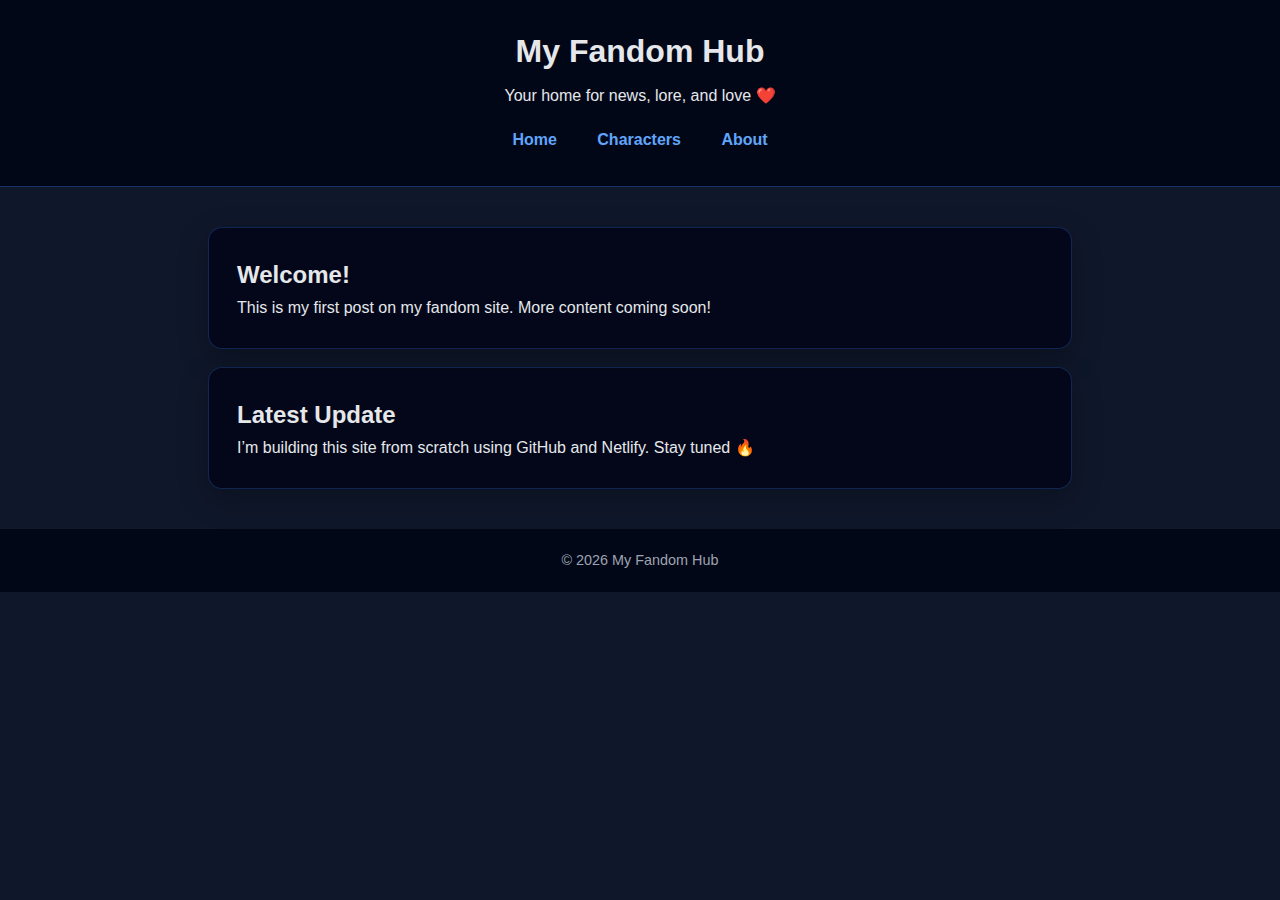
<file: index.html>
<!DOCTYPE html>
<html lang="en">
<head>
  <meta charset="UTF-8">
  <meta name="viewport" content="width=device-width, initial-scale=1.0">
  <title>My Fandom Hub</title>

  <link rel="stylesheet" href="style.css">
</head>
<body>

<header>
  <h1>My Fandom Hub</h1>
  <p>Your home for news, lore, and love ❤️</p>

  <nav>
    <a href="index.html">Home</a>
    <a href="characters.html">Characters</a>
    <a href="about.html">About</a>
  </nav>
</header>

<main>

<section class="post">
  <h2>Welcome!</h2>
  <p>
    This is my first post on my fandom site.
    More content coming soon!
  </p>
</section>

<section class="post">
  <h2>Latest Update</h2>
  <p>
    I’m building this site from scratch using GitHub and Netlify.
    Stay tuned 🔥
  </p>
</section>

</main>

<footer>
  <p>© 2026 My Fandom Hub</p>
</footer>

<script src="main.js"></script>
</body>
</html>
</file>
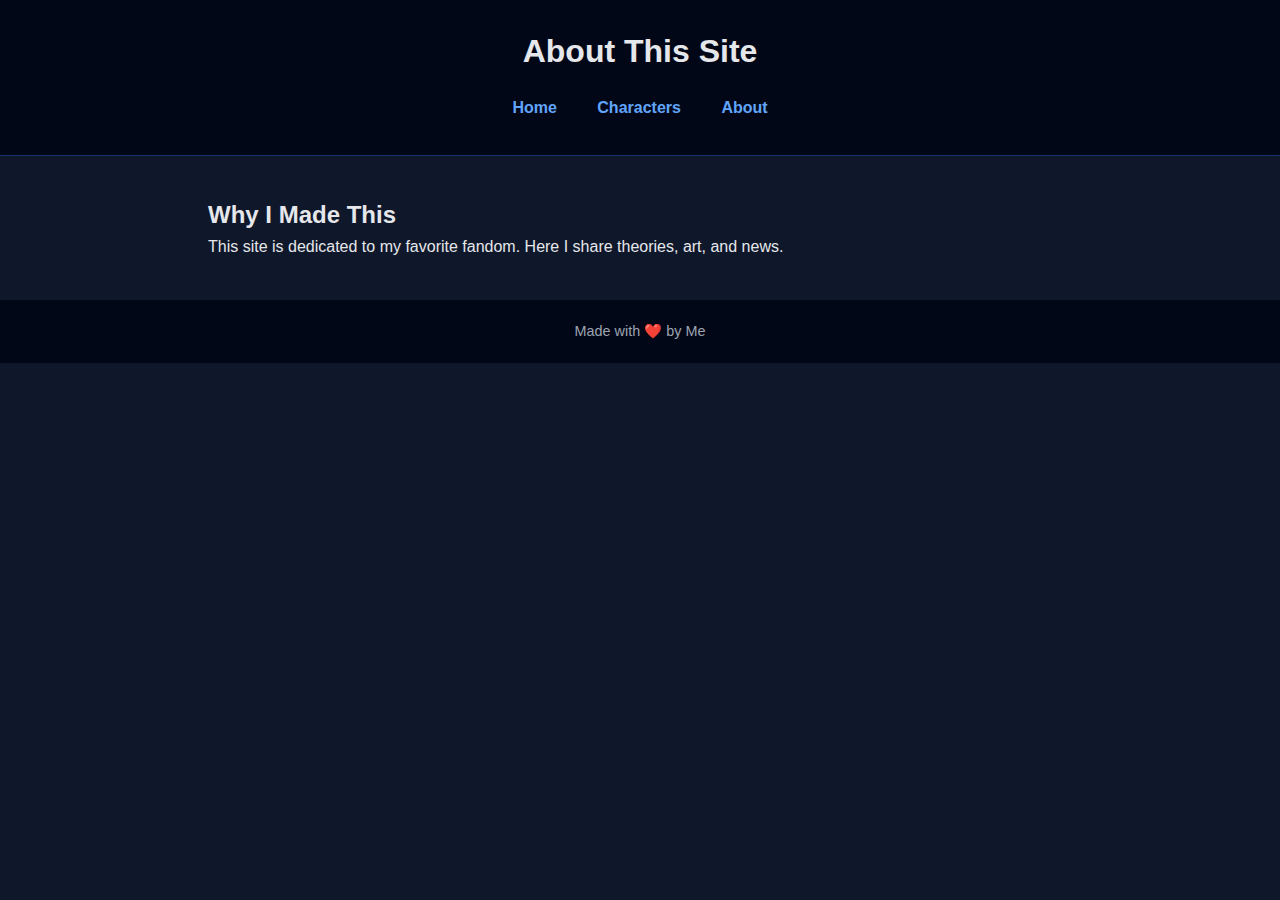
<file: about.html>
<!DOCTYPE html>
<html lang="en">
<head>
  <meta charset="UTF-8">
  <title>About - My Fandom Hub</title>
  <link rel="stylesheet" href="style.css">
</head>
<body>

<header>
  <h1>About This Site</h1>

  <nav>
    <a href="index.html">Home</a>
    <a href="characters.html">Characters</a>
    <a href="about.html">About</a>
  </nav>
</header>

<main>

<h2>Why I Made This</h2>

<p>
This site is dedicated to my favorite fandom.
Here I share theories, art, and news.
</p>

</main>

<footer>
  <p>Made with ❤️ by Me</p>
</footer>

</body>
</html>
</file>
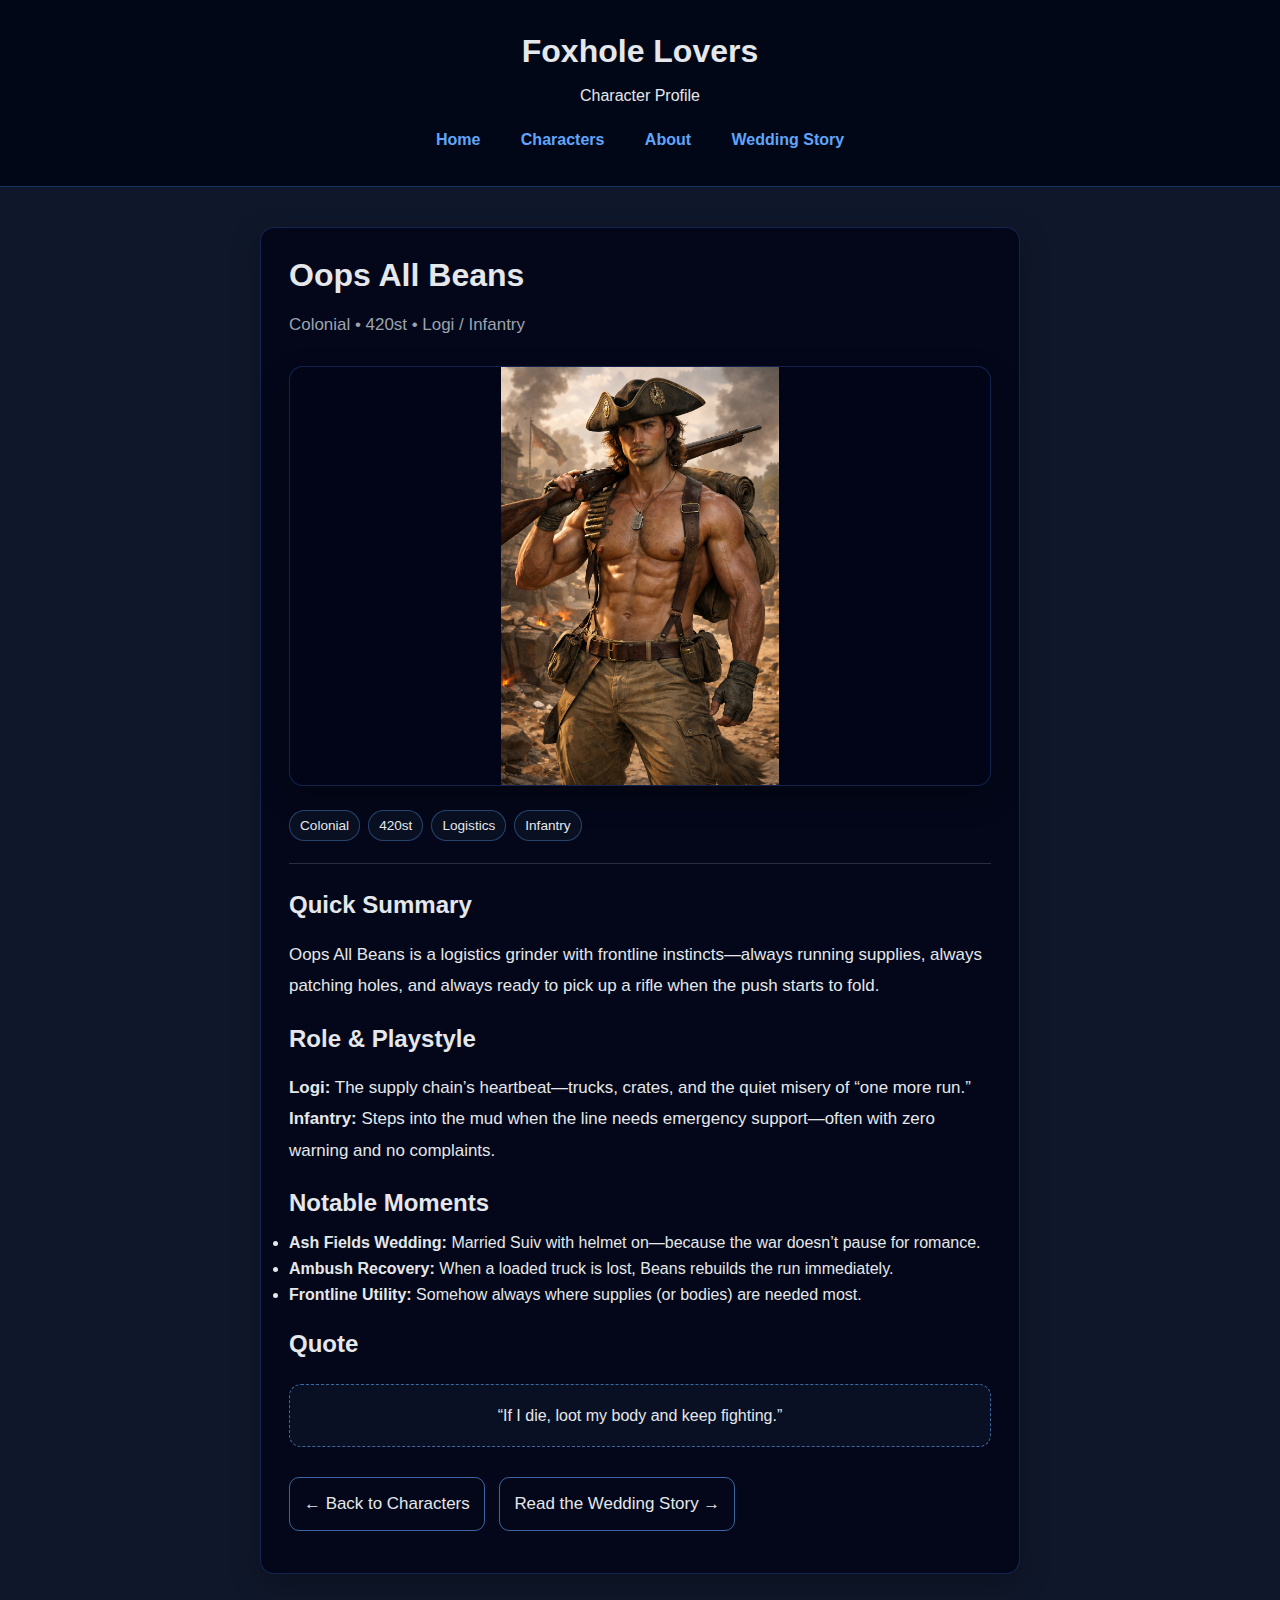
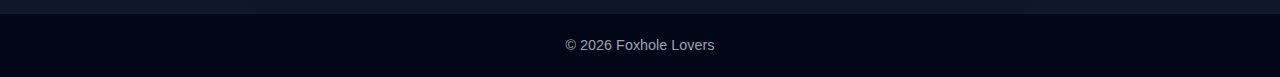
<file: beans.html>
<!DOCTYPE html>
<html lang="en">
<head>
  <meta charset="UTF-8">
  <title>Oops All Beans - Foxhole Lovers</title>
  <meta name="viewport" content="width=device-width, initial-scale=1.0">
  <link rel="stylesheet" href="style.css">
</head>
<body>

<header>
  <h1>Foxhole Lovers</h1>
  <p>Character Profile</p>

  <nav>
    <a href="index.html">Home</a>
    <a href="characters.html">Characters</a>
    <a href="about.html">About</a>
    <a href="wedding-story.html">Wedding Story</a>
  </nav>
</header>

<main>

<article class="story">
  <h1>Oops All Beans</h1>
  <p class="meta">Colonial • 420st • Logi / Infantry</p>

  <img class="profile-hero" src="images/beans.png" alt="Oops All Beans profile picture">

  <div class="chip-row">
    <span class="chip">Colonial</span>
    <span class="chip">420st</span>
    <span class="chip">Logistics</span>
    <span class="chip">Infantry</span>
  </div>

  <hr>

  <h2>Quick Summary</h2>
  <p>
    Oops All Beans is a logistics grinder with frontline instincts—always running supplies, always patching holes,
    and always ready to pick up a rifle when the push starts to fold.
  </p>

  <h2>Role & Playstyle</h2>
  <p>
    <strong>Logi:</strong> The supply chain’s heartbeat—trucks, crates, and the quiet misery of “one more run.”<br>
    <strong>Infantry:</strong> Steps into the mud when the line needs emergency support—often with zero warning and no complaints.
  </p>

  <h2>Notable Moments</h2>
  <ul>
    <li><strong>Ash Fields Wedding:</strong> Married Suiv with helmet on—because the war doesn’t pause for romance.</li>
    <li><strong>Ambush Recovery:</strong> When a loaded truck is lost, Beans rebuilds the run immediately.</li>
    <li><strong>Frontline Utility:</strong> Somehow always where supplies (or bodies) are needed most.</li>
  </ul>

  <h2>Quote</h2>
  <div class="sign" style="font-weight: 500; letter-spacing: 0;">
    “If I die, loot my body and keep fighting.”
  </div>

  <p>
    <a class="button" href="characters.html">← Back to Characters</a>
    <a class="button" href="wedding-story.html" style="margin-left: 10px;">Read the Wedding Story →</a>
  </p>

</article>

</main>

<footer>
  <p>© 2026 Foxhole Lovers</p>
</footer>

</body>
</html>
</file>
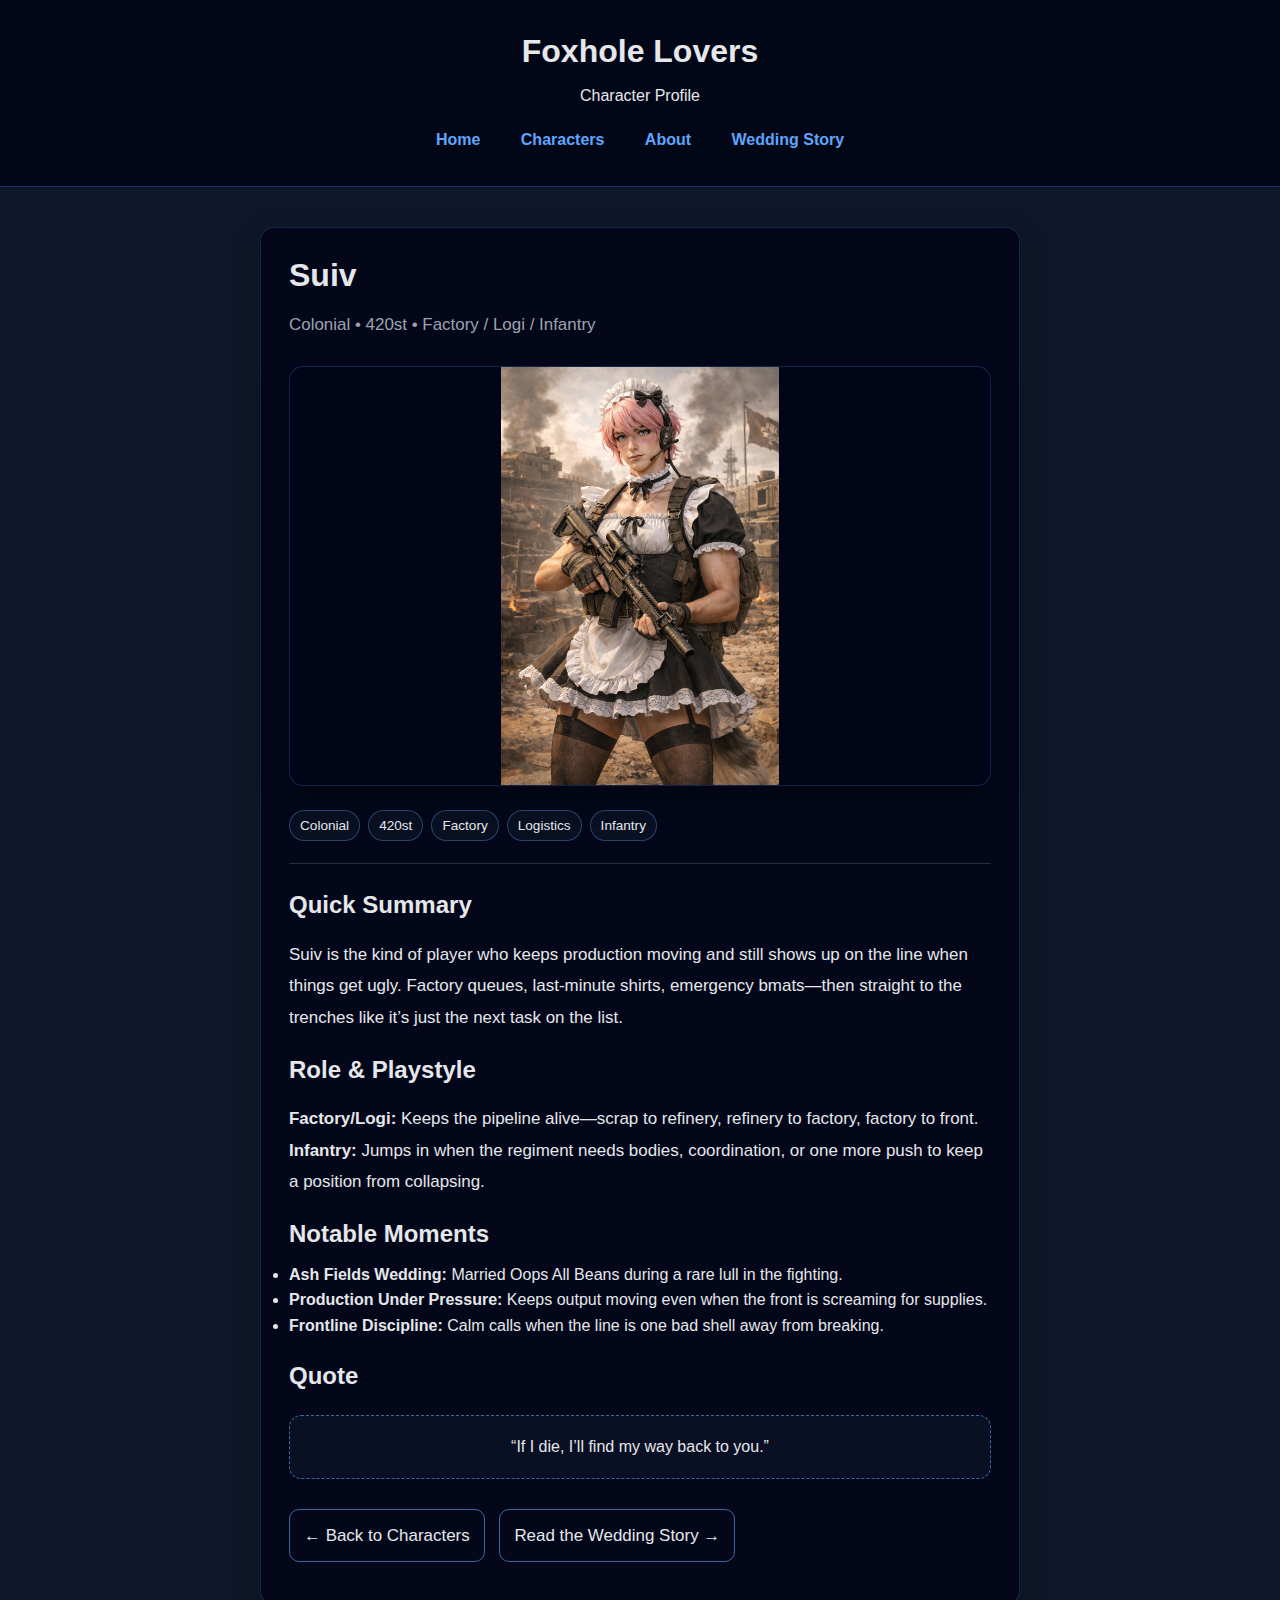
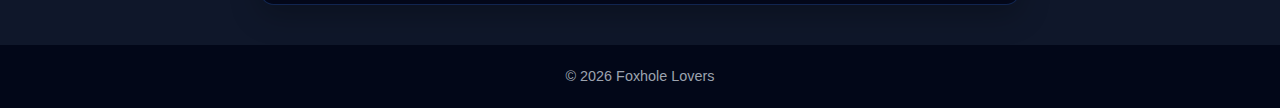
<file: Suiv.html>
<!DOCTYPE html>
<html lang="en">
<head>
  <meta charset="UTF-8">
  <title>Suiv - Foxhole Lovers</title>
  <meta name="viewport" content="width=device-width, initial-scale=1.0">
  <link rel="stylesheet" href="style.css">
</head>
<body>

<header>
  <h1>Foxhole Lovers</h1>
  <p>Character Profile</p>

  <nav>
    <a href="index.html">Home</a>
    <a href="characters.html">Characters</a>
    <a href="about.html">About</a>
    <a href="wedding-story.html">Wedding Story</a>
  </nav>
</header>

<main>

<article class="story">
  <h1>Suiv</h1>
  <p class="meta">Colonial • 420st • Factory / Logi / Infantry</p>

  <img class="profile-hero" src="images/suiv.png" alt="Suiv profile picture">

  <div class="chip-row">
    <span class="chip">Colonial</span>
    <span class="chip">420st</span>
    <span class="chip">Factory</span>
    <span class="chip">Logistics</span>
    <span class="chip">Infantry</span>
  </div>

  <hr>

  <h2>Quick Summary</h2>
  <p>
    Suiv is the kind of player who keeps production moving and still shows up on the line when things get ugly.
    Factory queues, last-minute shirts, emergency bmats—then straight to the trenches like it’s just the next task on the list.
  </p>

  <h2>Role & Playstyle</h2>
  <p>
    <strong>Factory/Logi:</strong> Keeps the pipeline alive—scrap to refinery, refinery to factory, factory to front.<br>
    <strong>Infantry:</strong> Jumps in when the regiment needs bodies, coordination, or one more push to keep a position from collapsing.
  </p>

  <h2>Notable Moments</h2>
  <ul>
    <li><strong>Ash Fields Wedding:</strong> Married Oops All Beans during a rare lull in the fighting.</li>
    <li><strong>Production Under Pressure:</strong> Keeps output moving even when the front is screaming for supplies.</li>
    <li><strong>Frontline Discipline:</strong> Calm calls when the line is one bad shell away from breaking.</li>
  </ul>

  <h2>Quote</h2>
  <div class="sign" style="font-weight: 500; letter-spacing: 0;">
    “If I die, I’ll find my way back to you.”
  </div>

  <p>
    <a class="button" href="characters.html">← Back to Characters</a>
    <a class="button" href="wedding-story.html" style="margin-left: 10px;">Read the Wedding Story →</a>
  </p>

</article>

</main>

<footer>
  <p>© 2026 Foxhole Lovers</p>
</footer>

</body>
</html>
</file>
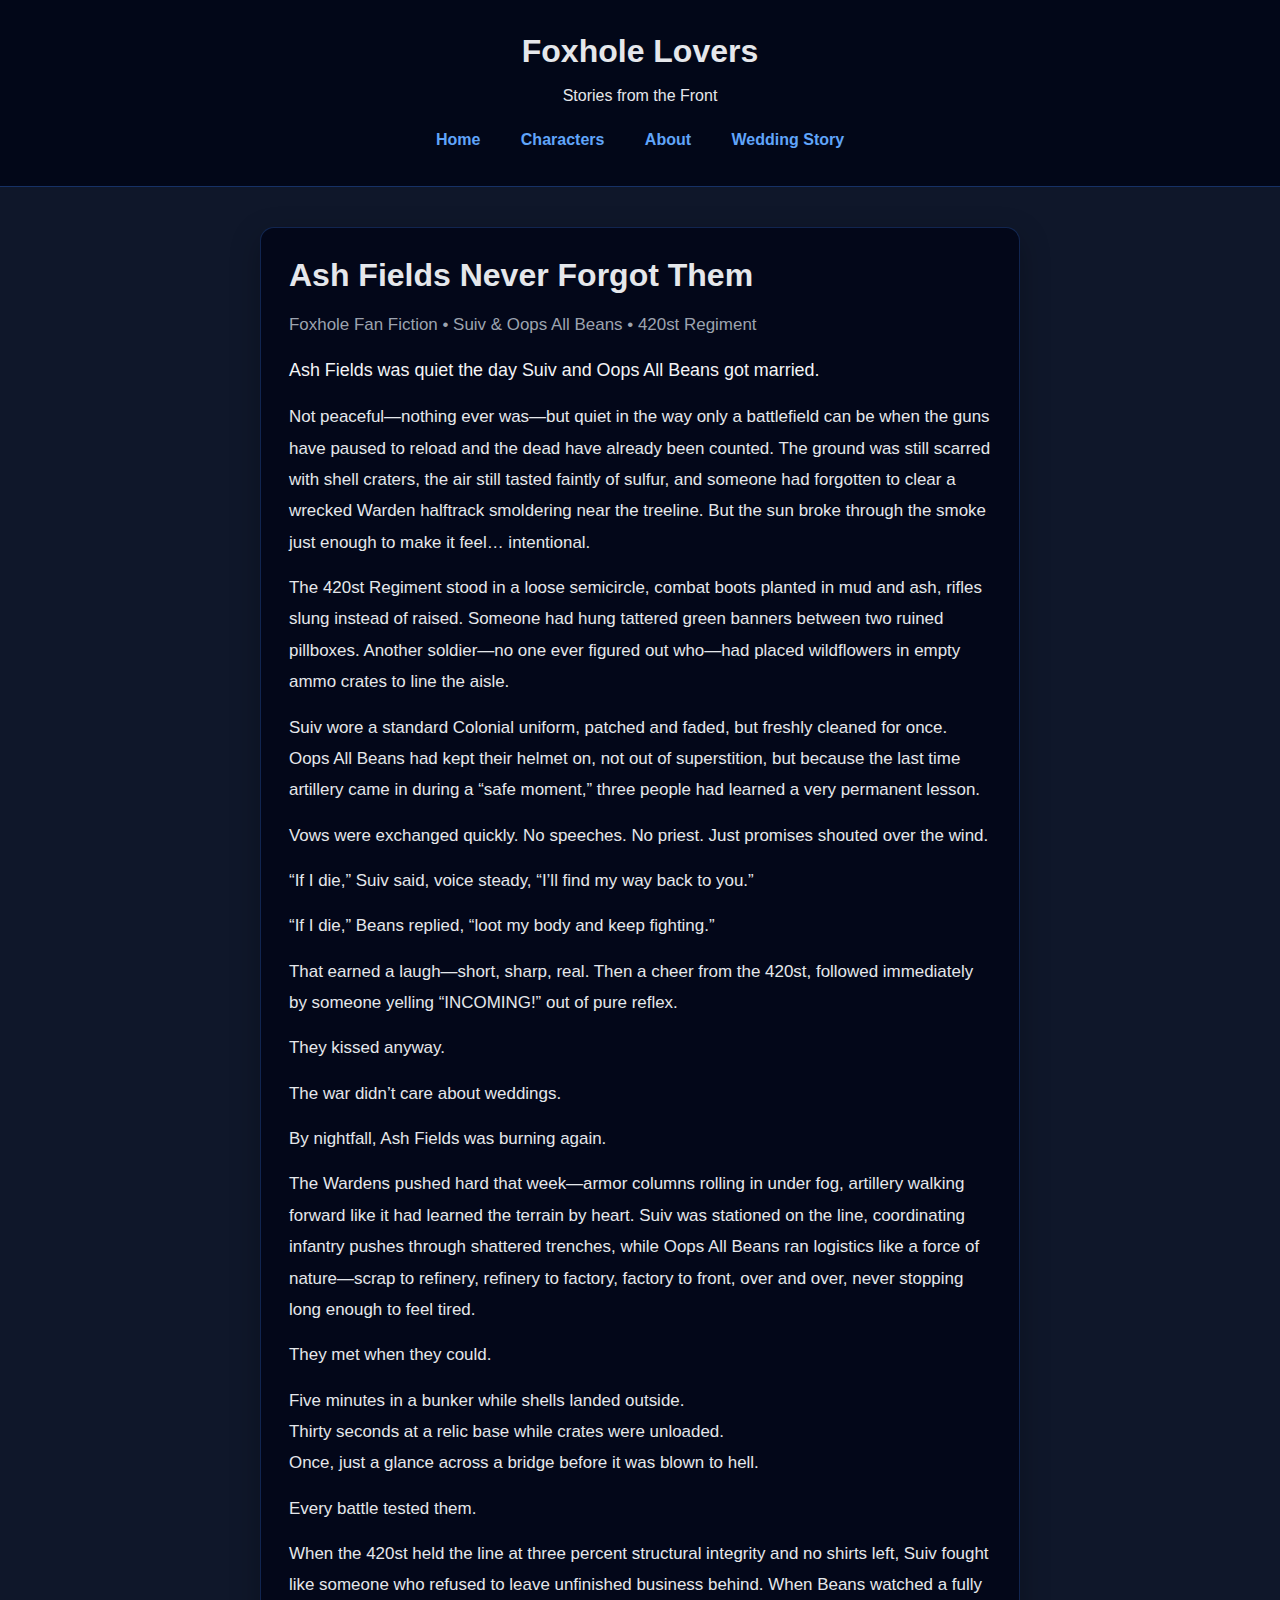
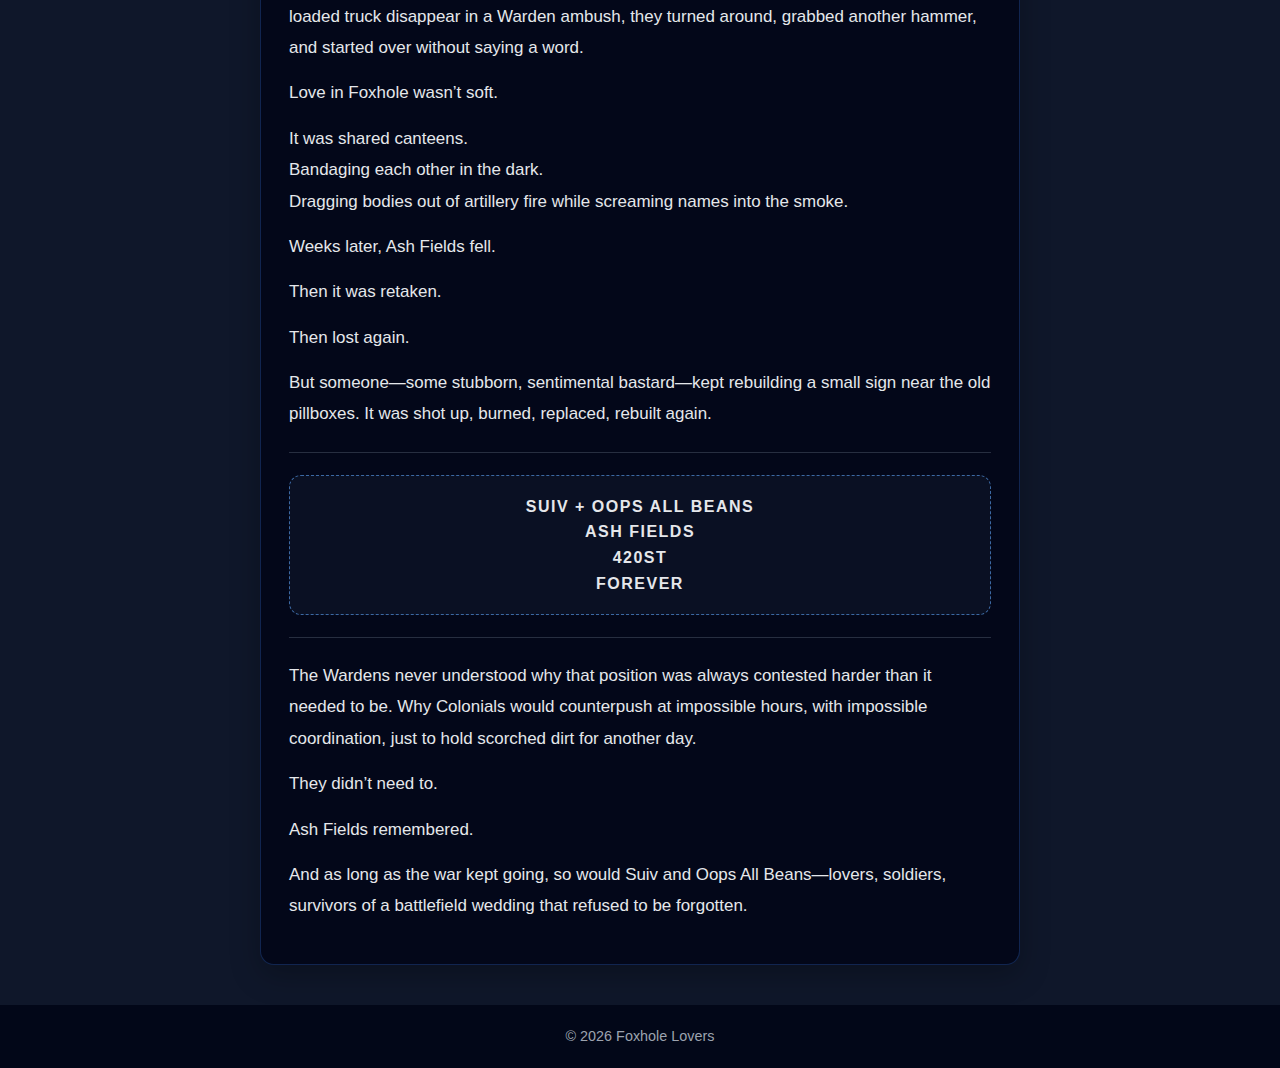
<file: wedding-story.html>
<!DOCTYPE html>
<html lang="en">
<head>
  <meta charset="UTF-8">
  <title>Ash Fields Never Forgot Them</title>

  <meta name="viewport" content="width=device-width, initial-scale=1.0">

  <link rel="stylesheet" href="style.css">
</head>
<body>

<header>
  <h1>Foxhole Lovers</h1>
  <p>Stories from the Front</p>

  <nav>
    <a href="index.html">Home</a>
    <a href="characters.html">Characters</a>
    <a href="about.html">About</a>
    <a href="wedding-story.html">Wedding Story</a>
  </nav>
</header>

<main>

<article class="story">

  <h1>Ash Fields Never Forgot Them</h1>

  <p class="meta">
    Foxhole Fan Fiction • Suiv & Oops All Beans • 420st Regiment
  </p>

  <p class="lede">
    Ash Fields was quiet the day Suiv and Oops All Beans got married.
  </p>

  <p>
    Not peaceful—nothing ever was—but quiet in the way only a battlefield can be when the guns have paused to reload and the dead have already been counted. The ground was still scarred with shell craters, the air still tasted faintly of sulfur, and someone had forgotten to clear a wrecked Warden halftrack smoldering near the treeline. But the sun broke through the smoke just enough to make it feel… intentional.
  </p>

  <p>
    The 420st Regiment stood in a loose semicircle, combat boots planted in mud and ash, rifles slung instead of raised. Someone had hung tattered green banners between two ruined pillboxes. Another soldier—no one ever figured out who—had placed wildflowers in empty ammo crates to line the aisle.
  </p>

  <p>
    Suiv wore a standard Colonial uniform, patched and faded, but freshly cleaned for once. Oops All Beans had kept their helmet on, not out of superstition, but because the last time artillery came in during a “safe moment,” three people had learned a very permanent lesson.
  </p>

  <p>
    Vows were exchanged quickly. No speeches. No priest. Just promises shouted over the wind.
  </p>

  <p>
    “If I die,” Suiv said, voice steady, “I’ll find my way back to you.”
  </p>

  <p>
    “If I die,” Beans replied, “loot my body and keep fighting.”
  </p>

  <p>
    That earned a laugh—short, sharp, real. Then a cheer from the 420st, followed immediately by someone yelling “INCOMING!” out of pure reflex.
  </p>

  <p>
    They kissed anyway.
  </p>

  <p>
    The war didn’t care about weddings.
  </p>

  <p>
    By nightfall, Ash Fields was burning again.
  </p>

  <p>
    The Wardens pushed hard that week—armor columns rolling in under fog, artillery walking forward like it had learned the terrain by heart. Suiv was stationed on the line, coordinating infantry pushes through shattered trenches, while Oops All Beans ran logistics like a force of nature—scrap to refinery, refinery to factory, factory to front, over and over, never stopping long enough to feel tired.
  </p>

  <p>
    They met when they could.
  </p>

  <p>
    Five minutes in a bunker while shells landed outside.<br>
    Thirty seconds at a relic base while crates were unloaded.<br>
    Once, just a glance across a bridge before it was blown to hell.
  </p>

  <p>
    Every battle tested them.
  </p>

  <p>
    When the 420st held the line at three percent structural integrity and no shirts left, Suiv fought like someone who refused to leave unfinished business behind. When Beans watched a fully loaded truck disappear in a Warden ambush, they turned around, grabbed another hammer, and started over without saying a word.
  </p>

  <p>
    Love in Foxhole wasn’t soft.
  </p>

  <p>
    It was shared canteens.<br>
    Bandaging each other in the dark.<br>
    Dragging bodies out of artillery fire while screaming names into the smoke.
  </p>

  <p>
    Weeks later, Ash Fields fell.
  </p>

  <p>
    Then it was retaken.
  </p>

  <p>
    Then lost again.
  </p>

  <p>
    But someone—some stubborn, sentimental bastard—kept rebuilding a small sign near the old pillboxes. It was shot up, burned, replaced, rebuilt again.
  </p>

  <hr>

  <div class="sign">
    SUIV + OOPS ALL BEANS<br>
    ASH FIELDS<br>
    420ST<br>
    FOREVER
  </div>

  <hr>

  <p>
    The Wardens never understood why that position was always contested harder than it needed to be. Why Colonials would counterpush at impossible hours, with impossible coordination, just to hold scorched dirt for another day.
  </p>

  <p>
    They didn’t need to.
  </p>

  <p>
    Ash Fields remembered.
  </p>

  <p>
    And as long as the war kept going, so would Suiv and Oops All Beans—lovers, soldiers, survivors of a battlefield wedding that refused to be forgotten.
  </p>

</article>

</main>

<footer>
  <p>© 2026 Foxhole Lovers</p>
</footer>

</body>
</html>
</file>
<file: style.css>
/* Reset */
* {
  margin: 0;
  padding: 0;
  box-sizing: border-box;
}

body {
  background: #0f172a;
  color: #e5e7eb;
  font-family: Arial, sans-serif;
  line-height: 1.6;
}

/* Header */
header {
  background: rgba(2, 6, 23, 0.95);
  padding: 26px 18px;
  text-align: center;
  border-bottom: 1px solid rgba(59, 130, 246, 0.35);
}

header h1 {
  margin-bottom: 6px;
}

nav {
  margin-top: 10px;
}

nav a {
  color: #60a5fa;
  margin: 0 8px;
  text-decoration: none;
  font-weight: bold;
  display: inline-block;
  padding: 8px 10px;
  border-radius: 10px;
}

nav a:hover {
  background: rgba(59, 130, 246, 0.18);
  color: #fff;
}

/* Main layout */
main {
  max-width: 900px;
  margin: 40px auto;
  padding: 0 18px;
}

/* Generic post card */
.post,
.story {
  background: rgba(2, 6, 23, 0.9);
  border: 1px solid rgba(59, 130, 246, 0.25);
  border-radius: 14px;
  padding: 28px;
  box-shadow: 0 10px 30px rgba(0,0,0,0.25);
  margin-bottom: 18px;
}

.meta {
  color: #9ca3af;
  font-size: 0.95em;
  margin-bottom: 14px;
}

/* Buttons */
a.button {
  display: inline-block;
  margin-top: 10px;
  padding: 10px 14px;
  border-radius: 10px;
  border: 1px solid rgba(96, 165, 250, 0.6);
  color: #e5e7eb;
  text-decoration: none;
}

a.button:hover {
  background: rgba(59, 130, 246, 0.18);
}

/* Story typography */
.story {
  max-width: 760px;
  margin: 0 auto 18px auto;
}

.story h1 {
  line-height: 1.2;
  margin-bottom: 10px;
}

.story h2 {
  margin-top: 18px;
  margin-bottom: 8px;
}

.story p {
  margin: 14px 0;
  font-size: 1.06rem;
  line-height: 1.85;
}

.story .lede {
  font-size: 1.12rem;
  color: #f3f4f6;
}

.story hr {
  border: 0;
  height: 1px;
  background: rgba(148, 163, 184, 0.25);
  margin: 22px 0;
}

.sign {
  text-align: center;
  font-weight: 700;
  letter-spacing: 1.5px;
  padding: 18px;
  border-radius: 12px;
  border: 1px dashed rgba(96, 165, 250, 0.6);
  background: rgba(15, 23, 42, 0.6);
  margin: 20px 0;
}

/* ---------- Characters Page ---------- */

.search {
  width: 100%;
  margin-top: 14px;
  padding: 12px 14px;
  border-radius: 12px;
  border: 1px solid rgba(96, 165, 250, 0.35);
  background: rgba(15, 23, 42, 0.65);
  color: #e5e7eb;
  outline: none;
}

.search::placeholder {
  color: rgba(229, 231, 235, 0.55);
}

.grid {
  display: grid;
  grid-template-columns: repeat(auto-fit, minmax(240px, 1fr));
  gap: 16px;
  margin-top: 18px;
}

.char-card {
  background: rgba(2, 6, 23, 0.9);
  border: 1px solid rgba(59, 130, 246, 0.25);
  border-radius: 14px;
  padding: 18px;
  box-shadow: 0 10px 30px rgba(0,0,0,0.22);
}

.char-card h3 {
  margin-bottom: 10px;
  font-size: 1.2rem;
}

.chip-row {
  display: flex;
  flex-wrap: wrap;
  gap: 8px;
  margin-bottom: 10px;
}

.chip {
  padding: 4px 10px;
  border-radius: 999px;
  font-size: 0.85rem;
  border: 1px solid rgba(96, 165, 250, 0.35);
  background: rgba(15, 23, 42, 0.55);
  color: #e5e7eb;
}

.quote {
  margin-top: 12px;
  padding: 12px;
  border-left: 4px solid rgba(96, 165, 250, 0.7);
  background: rgba(15, 23, 42, 0.55);
  border-radius: 10px;
  color: #f3f4f6;
  font-style: italic;
}

/* Character images */
.avatar {
  width: 100%;
  height: 220px;
  object-fit: cover;
  border-radius: 12px;
  border: 1px solid rgba(59, 130, 246, 0.25);
  margin: 10px 0 12px 0;
  box-shadow: 0 10px 25px rgba(0,0,0,0.25);
}

/* Profile header image (full profile pages) */
.profile-hero {
  width: 100%;
  height: 420px;              /* adjust if you want taller/shorter */
  object-fit: contain;        /* SHOW ENTIRE IMAGE */
  background: rgba(2, 6, 23, 0.9);
  border-radius: 14px;
  border: 1px solid rgba(59, 130, 246, 0.25);
  margin: 12px 0 16px 0;
  box-shadow: 0 12px 30px rgba(0,0,0,0.28);
}

/* Footer */
footer {
  text-align: center;
  padding: 20px;
  background: rgba(2, 6, 23, 0.95);
  margin-top: 40px;
  font-size: 0.9em;
  color: #9ca3af;
}
</file>
